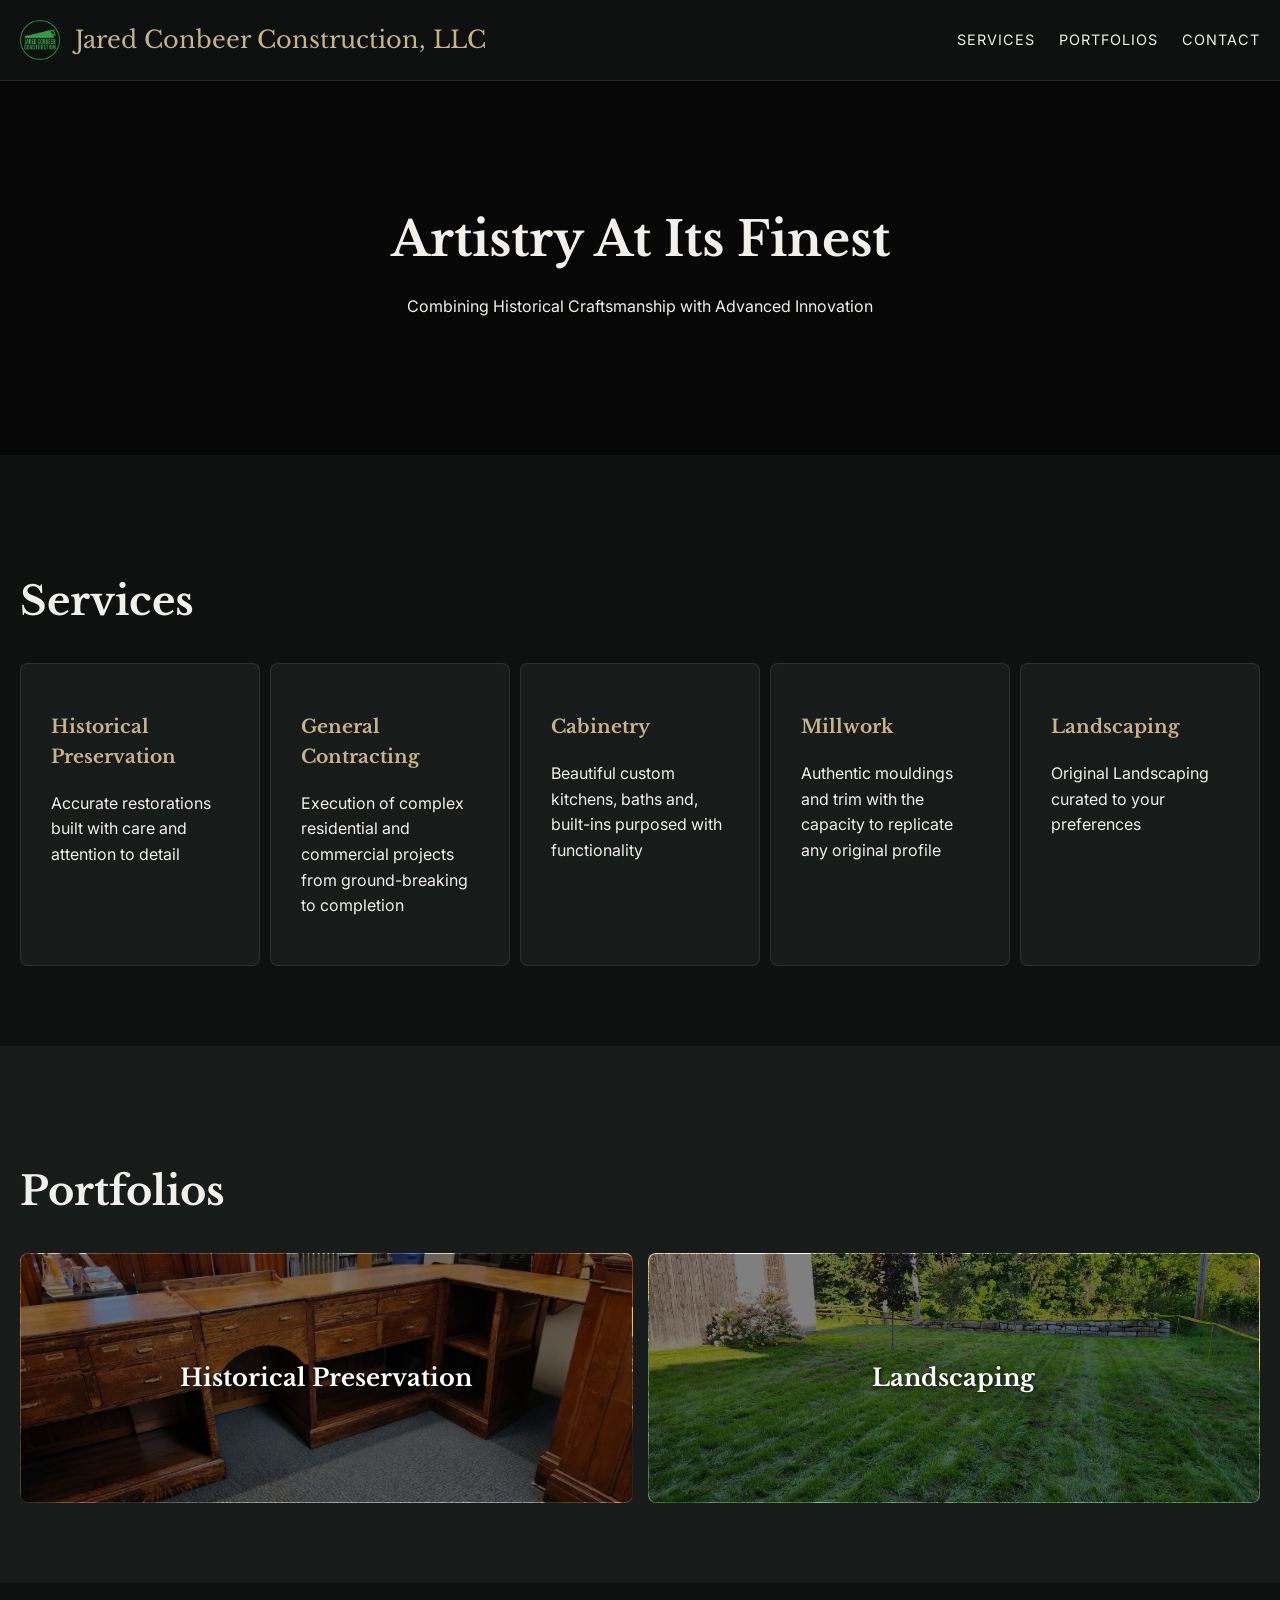
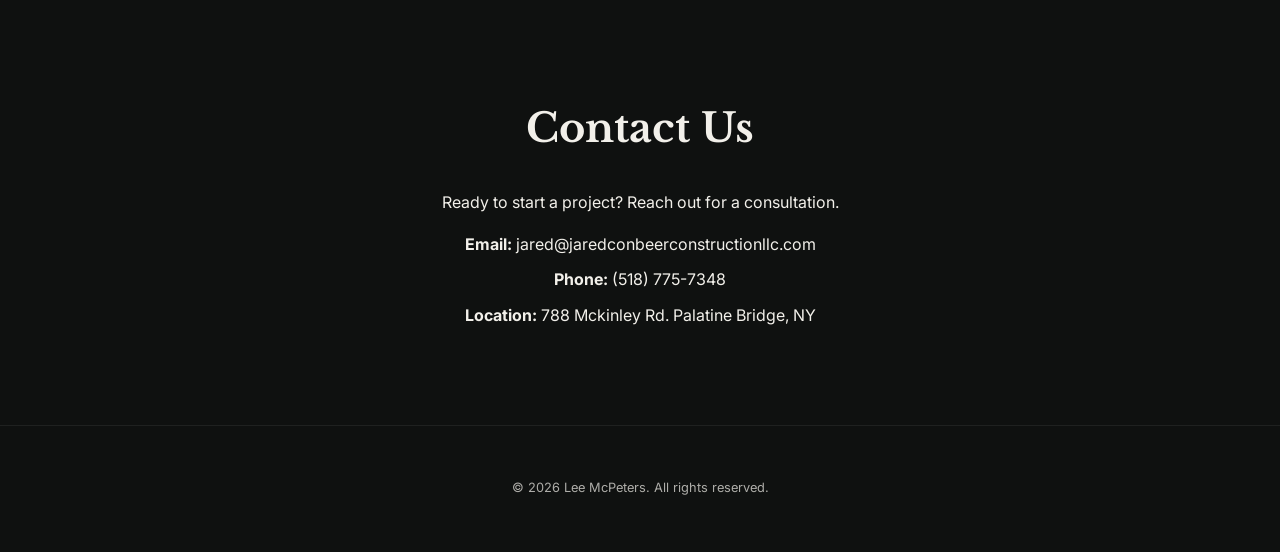
<file: index.html>
<!doctype html>
<html lang="en">
<head>
  <meta charset="utf-8" />
  <meta name="viewport" content="width=device-width, initial-scale=1" />
  <title>Jared Conbeer Construction</title>
  <link rel="icon" type="image/x-icon" href="jaredlogo2.png">
  <link href="https://fonts.googleapis.com/css2?family=Libre+Baskerville:wght@400;700&family=Inter:wght@300;400;600&display=swap" rel="stylesheet">
  <link rel="stylesheet" href="style.css" />
</head>
<body>

  <header class="site-header">
    <div class="container">
      <nav class="nav">
        <a href="#" class="brand"><img src="jaredlogo2.png" alt="Logo" class="nav-logo">Jared Conbeer Construction, LLC</a>
        <button class="hamburger" aria-label="Toggle navigation">&#9776;</button>
        <div class="nav-links">
  <a href="#services">Services</a>
  <a href="#portfolios">Portfolios</a>
  <a href="#contact">Contact</a>
</div>
      </nav>
    </div>
  </header>

  <main>
    <section class="hero">
      <div class="container">
        <h1>Artistry At Its Finest</h1>
        <p>Combining Historical Craftsmanship with Advanced Innovation</p>
      </div>
    </section>

    <section id="services" class="section">
      <div class="container">
        <h2 class="section-title">Services</h2>
        <div class="grid-4">
          <div class="card">
            <h3>Historical Preservation</h3>
            <p>Accurate restorations built with care and attention to detail</p>
          </div>
          <div class="card">
            <h3>General Contracting</h3>
            <p>Execution of complex residential and commercial projects from ground-breaking to completion</p>
          </div>
          <div class="card">
            <h3>Cabinetry</h3>
            <p>Beautiful custom kitchens, baths and, built-ins purposed with functionality </p>
          </div>
          <div class="card">
            <h3>Millwork</h3>
            <p>Authentic mouldings and trim with the capacity to replicate any original profile</p>
          </div>
          <div class="card">
            <h3>Landscaping</h3>
            <p>Original Landscaping curated to your preferences</p>
          </div>
        </div>
      </div>
    </section>

    <section id="portfolios" class="section section-alt">
  <div class="container">
    <h2 class="section-title">Portfolios</h2>
    <div class="portfolio-grid">
      
      <!--Historical Preservation-->
      <a href="historical.html" class="portfolio-card" style="background-image: url('deskone.jpg')">
        <div class="portfolio-overlay">
          <h3>Historical Preservation</h3>
        </div>
      </a>

      <!-- General Contracting Link 
      <a href="contracting.html" class="portfolio-card" style="background-image: url('https://images.unsplash.com/photo-1600566753376-12c8ab7fb75b?auto=format&fit=crop&w=800&q=80')">
        <div class="portfolio-overlay">
          <h3>General Contracting</h3>
        </div>
      </a>-->

      <!-- Cabinetry Link 
      <a href="cabinetry.html" class="portfolio-card" style="background-image: url('https://images.unsplash.com/photo-1524758631624-e2822e304c36?auto=format&fit=crop&w=800&q=80')">
        <div class="portfolio-overlay">
          <h3>Cabinetry</h3>
        </div>
      </a>-->

      <!-- Millwork Link 
      <a href="millwork.html" class="portfolio-card" style="background-image: url('https://images.unsplash.com/photo-1600566753376-12c8ab7fb75b?auto=format&fit=crop&w=800&q=80')">
        <div class="portfolio-overlay">
          <h3>Millwork</h3>
        </div>
      </a>-->
    
      <!-- Landscaping Link -->
      <a href="landscaping.html" class="portfolio-card" style="background-image: url('landone.jpeg')">
        <div class="portfolio-overlay">
          <h3>Landscaping</h3>
        </div>
      </a>

    </div>
  </div>
</section>

    <section id="contact" class="section">
      <div class="container contact-content">
        <div class="contact-info">
          <h2 class="section-title">Contact Us</h2>
          <p>Ready to start a project? Reach out for a consultation.</p>
          <ul class="contact-list">
            <li><strong>Email:</strong> jared@jaredconbeerconstructionllc.com</li>
            <li><strong>Phone:</strong> (518) 775-7348</li>
            <li><strong>Location:</strong> 788 Mckinley Rd. Palatine Bridge, NY</li>
          </ul>
        <!--</div>
        <form class="contact-form">
          <input type="text" placeholder="Name" required>
          <input type="email" placeholder="Email" required>
          <textarea placeholder="Tell us about your project..." rows="5" required></textarea>
          <button type="submit" class="btn">Send Inquiry</button>
        </form>
      </div>-->
    </section>
  </main>

  <footer class="footer">
    <div class="container">
      <p>&copy; 2026 Lee McPeters. All rights reserved.</p>
    </div>
  </footer>

  <script>
    const hamburger = document.querySelector('.hamburger');
    const navLinks = document.querySelector('.nav-links');
    // Select all the links inside the navigation menu
    const navItems = document.querySelectorAll('.nav-links a'); 

    // Toggle the menu when clicking the hamburger icon
    hamburger.addEventListener('click', () => {
      navLinks.classList.toggle('active');
    });

    // Close the menu when clicking any of the links
    navItems.forEach(item => {
      item.addEventListener('click', () => {
        navLinks.classList.remove('active');
      });
    });
  </script>
  
</body>
</html>
</file>
<file: style.css>
/* Tokens */
:root {
  --bg: #0f1110;
  --surface: #171b1a;
  --text: #f2f0ea;
  --accent: #c8b28a;
  --line: rgba(242, 240, 234, 0.1);
  --serif: "Libre Baskerville", serif;
  --sans: "Inter", sans-serif;
}

/* Reset & Base */
* { box-sizing: border-box; }
body {
  margin: 0;
  background-color: var(--bg);
  color: var(--text);
  font-family: var(--sans);
  line-height: 1.6;
}
.container {
  max-width: 1350px;
  margin: 0 auto;
  padding: 0 20px;
}
a { text-decoration: none; color: inherit; }

/* Header */
.site-header {
  padding: 20px 0;
  border-bottom: 1px solid var(--line);
  background: rgba(15, 17, 16, 0.9);
  position: sticky;
  top: 0;
  z-index: 100;
}
.nav {
  display: flex;
  justify-content: space-between;
  align-items: center;
}
.brand { font-family: var(--serif); font-size: 1.5rem; color: var(--accent); }
.nav-links a { margin-left: 20px; font-size: 0.9rem; text-transform: uppercase; letter-spacing: 1px; }

/* Sections */
.section { padding: 80px 0; }
.section-alt { background-color: var(--surface); }
.section-title { font-family: var(--serif); font-size: 2.5rem; margin-bottom: 30px; }

/* Hero */
.hero {
  padding: 120px 0;
  text-align: center;
  background: linear-gradient(rgba(0,0,0,0.6), rgba(0,0,0,0.6)), url('https://images.unsplash.com/photo-1549497538-303791108f95?auto=format&fit=crop&w=1600&q=80');
  background-size: cover;
  background-position: center;
}
.hero h1 { font-family: var(--serif); font-size: 3rem; margin: 0; }

/* Grids */
.grid-4 {
  display: grid;
  grid-template-columns: repeat(auto-fit, minmax(230px, 1fr));
  gap: 10px;
}
.card {
  padding: 30px;
  background: var(--surface);
  border: 1px solid var(--line);
  border-radius: 8px;
}
.card h3 { color: var(--accent); font-family: var(--serif); }

/* Portfolios */
.portfolio-grid {
  display: grid;
  grid-template-columns: repeat(auto-fit, minmax(240px, 1fr));
  gap: 15px;
}

.portfolio-card {
  display: block;
  height: 250px;
  background-size: cover;
  background-position: center;
  border-radius: 8px;
  border: 1px solid var(--line);
  text-decoration: none;
  position: relative;
  overflow: hidden;
  transition: transform 0.3s ease;
}

/* Lift effect on hover */
.portfolio-card:hover {
  transform: translateY(-5px);
}

/* Dark overlay so the text is readable */
.portfolio-overlay {
  position: absolute;
  inset: 0;
  background: rgba(0, 0, 0, 0.5); 
  display: flex;
  align-items: center;
  justify-content: center;
  transition: background 0.3s ease;
}

/* Lighten the overlay slightly on hover */
.portfolio-card:hover .portfolio-overlay {
  background: rgba(0, 0, 0, 0.2); 
}

.portfolio-overlay h3 {
  color: #fff;
  font-family: var(--serif);
  font-size: 1.5rem;
  margin: 0;
  text-align: center;
  padding: 0 15px;
  text-shadow: 1px 1px 4px rgba(0,0,0,0.8);
}

/* Contact Form */
.contact-content {
  display: grid;
  grid-template-columns: repeat(auto-fit, minmax(300px, 1fr));
  gap: 50px;
  justify-items: center;
  text-align: center;
}
.contact-info,
.contact-form {
  width: 100%;
  max-width: 520px;
}
.contact-list { list-style: none; padding: 0; }
.contact-list li { margin-bottom: 10px; }
.contact-form { display: flex; flex-direction: column; gap: 15px; }
input, textarea {
  padding: 12px;
  background: var(--surface);
  border: 1px solid var(--line);
  color: #fff;
  border-radius: 4px;
}
.btn {
  padding: 15px;
  background: var(--accent);
  color: var(--bg);
  border: none;
  font-weight: bold;
  cursor: pointer;
  text-transform: uppercase;
}

/* Footer */
.footer {
  text-align: center;
  padding: 40px 0;
  border-top: 1px solid var(--line);
  font-size: 0.8rem;
  opacity: 0.7;
}

/* --- Mobile Navigation & Layout Updates --- */

/* Hide the hamburger icon by default (on desktop) */
.hamburger {
  display: none;
  background: none;
  border: none;
  color: var(--accent);
  font-size: 2rem;
  cursor: pointer;
}

/* Mobile Media Query */
@media (max-width: 768px) {
  .nav {
    display: flex;
    flex-wrap: wrap; 
    justify-content: space-between;
    align-items: center;
  }

  /* Make the brand name slightly smaller and flexible */
  .brand {
    font-size: 1.1rem; /* Reduced from 1.5rem to fit on small screens */
    flex: 1;           /* Allows the name to take the available space */
    margin-right: 10px;
    display: flex;     /* Keeps the logo and text aligned if you added a logo */
    align-items: center;
  }

  /* Ensure the hamburger button doesn't shrink or move */
  .hamburger {
    display: block;
    flex-shrink: 0;   /* Prevents the button from being squashed or pushed down */
    order: 2;         /* Positions it after the brand */
  }

  /* Force the menu links to drop to a new line */
  .nav-links {
    display: none;
    width: 100%;      /* Takes up 100% width to force it to the next 'row' */
    order: 3;         /* Positions the menu items below the brand/hamburger */
    flex-direction: column;
    text-align: center;
    padding-top: 1rem;
  }

  .nav-links.active {
    display: flex;
  }

  /* Space out the mobile links */
  .nav-links a {
    margin: 15px 0;
    display: block;
  }

  /* Center the wrapped items in Services and Portfolios */
  .grid-4, .portfolio-grid {
    display: flex;
    flex-wrap: wrap;
    justify-content: center;
  }
  
  /* Give the cards a flexible width so they stay centered without stretching too far */
  .card, .portfolio-card {
    width: 100%;
    max-width: 350px; 
  }
}

/* Styling for the navbar brand and logo */
.brand {
  display: flex;
  align-items: center; /* Vertically aligns logo and text */
  gap: 15px;           /* Adds space between logo and text */
}

.nav-logo {
  height: 40px;        /* Adjust this to fit your header height */
  width: auto;
}

/* --- Sub-Page Gallery Styles --- */
.page-gallery-grid {
  display: grid;
  grid-template-columns: repeat(auto-fit, minmax(300px, 1fr));
  gap: 20px;
}

.page-gallery-item {
  height: 320px;
  background-size: cover;
  background-position: center;
  border-radius: 8px;
  border: 1px solid var(--line);
  transition: transform 0.4s ease, box-shadow 0.4s ease;
  cursor: pointer;
}

/* Smooth zoom effect on hover */
.page-gallery-item:hover {
  transform: scale(1.02);
  box-shadow: 0 10px 25px rgba(0, 0, 0, 0.6);
  border-color: rgba(242, 240, 234, 0.3);
}

/* Mobile Media Query Addition for the new gallery */
@media (max-width: 768px) {
  .page-gallery-grid {
    display: flex;
    flex-wrap: wrap;
    justify-content: center;
  }
  
  .page-gallery-item {
    width: 100%;
    max-width: 350px; 
  }
}

/* --- Lightbox Styles --- */
.lightbox {
  display: none; /* Hidden by default */
  position: fixed;
  z-index: 1000; /* Sits on top of everything else */
  left: 0;
  top: 0;
  width: 100%;
  height: 100%;
  background-color: rgba(0, 0, 0, 0.9); /* Dark background */
  align-items: center;
  justify-content: center;
}

/* We will use JavaScript to add this 'active' class */
.lightbox.active {
  display: flex;
}

.lightbox-content {
  max-width: 90%;
  max-height: 90vh;
  object-fit: contain; /* Keeps the aspect ratio intact */
  border-radius: 4px;
  animation: zoomIn 0.3s ease; /* Smooth pop-in animation */
}

.close-lightbox {
  position: absolute;
  top: 20px;
  right: 35px;
  color: #f2f0ea; /* Uses your text color */
  font-size: 40px;
  font-weight: bold;
  cursor: pointer;
  transition: color 0.3s ease;
}

.close-lightbox:hover {
  color: var(--accent); /* Changes to your gold accent color on hover */
}

@keyframes zoomIn {
  from { transform: scale(0.9); opacity: 0; }
  to { transform: scale(1); opacity: 1; }
}


/* --- Lightbox Navigation Arrows --- */
.nav-arrow {
  position: absolute;
  top: 50%;
  transform: translateY(-50%); /* Perfectly centers them vertically */
  color: #f2f0ea;
  font-size: 50px;
  font-weight: bold;
  cursor: pointer;
  transition: color 0.3s ease;
  padding: 15px;
  user-select: none; /* Prevents text highlighting if clicked fast */
  z-index: 1001; /* Keeps them above the image */
}

.nav-arrow:hover {
  color: var(--accent); /* Changes to your gold color on hover */
}

.prev-arrow {
  left: 20px;
}

.next-arrow {
  right: 20px;
}

/* On mobile, shrink the arrows slightly and move them closer to the edge */
@media (max-width: 768px) {
  .nav-arrow {
    font-size: 35px;
    padding: 10px;
  }
  .prev-arrow { left: 5px; }
  .next-arrow { right: 5px; }
}
</file>
